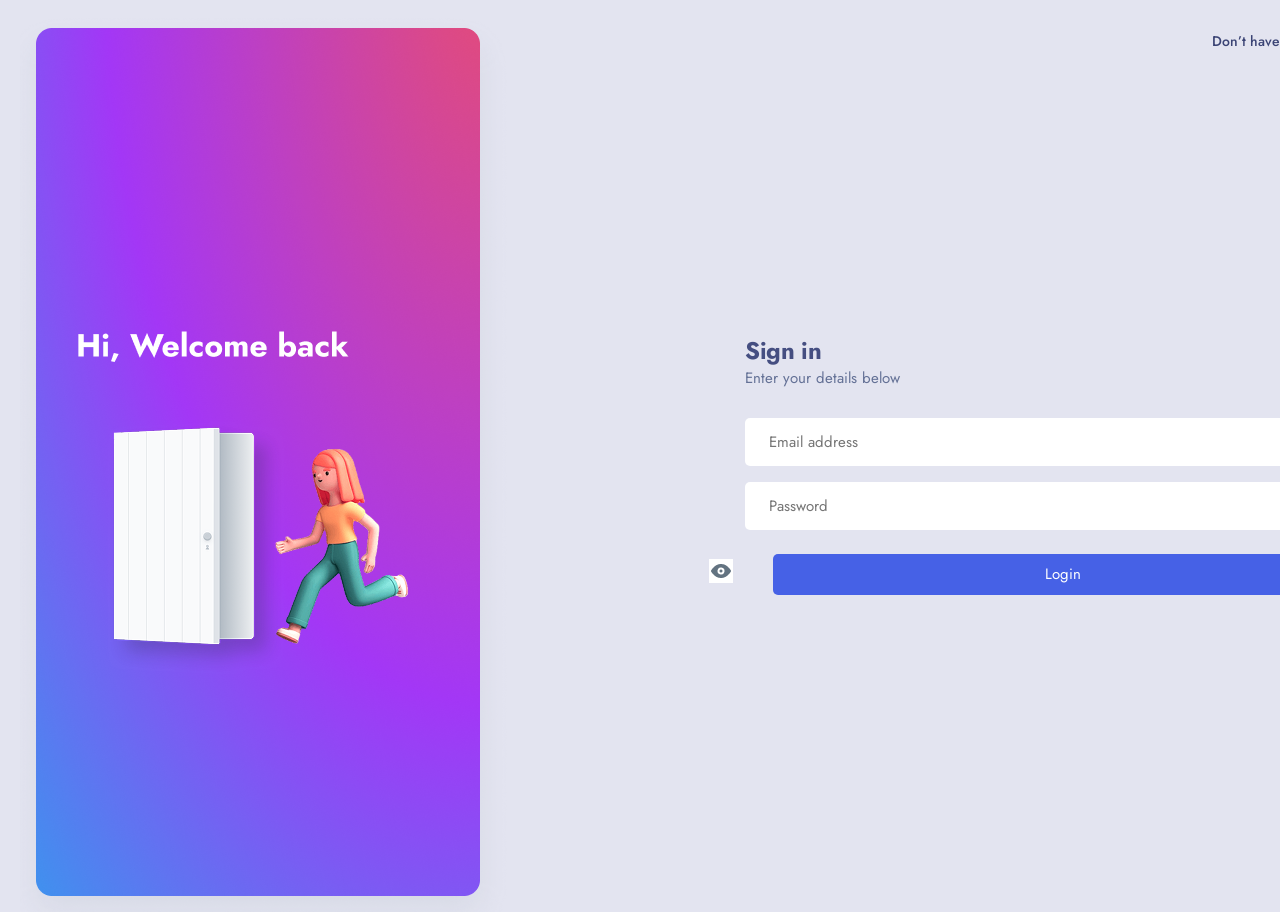
<file: index.html>
<!DOCTYPE html>
<html lang="en">
<head>
    <meta charset="UTF-8">
    <meta name="viewport" content="width=device-width, initial-scale=1.0">
    <title>Document</title>
    <link rel="preconnect" href="https://fonts.googleapis.com">
<link rel="preconnect" href="https://fonts.gstatic.com" crossorigin>
<link href="https://fonts.googleapis.com/css2?family=Average&family=Jost:ital,wght@0,100..900;1,100..900&display=swap" rel="stylesheet">
    <link rel="stylesheet" href="./main.css">
</head>
<body>
    <main>
        <section>
            <div class="container">
                <div class="hero-wrapper">
                    <img class="hero-img" src="./images/index-img.png" alt="">
                    <div class="hero-content">
                        <ul class="hero-item1">
                          <p class="hero-started">Don’t have an account?</p>
                          <a class="hero-starte"href="./pages/login.html">Get started</a>
                        </ul>
                        <h2 class="hero-title">Sign in</h2>
                        <p class="hero-text">Enter your details below</p>
                        <input class="hero-inp1"  type="email"  placeholder="Email address" >
                        <input class="hero-inp2" type="password" placeholder="Password">
                        <button class="hero-btn"></button>
                        <button class="hero-inp3" type="submit">Login</button>
                    </div>
                </div>
            </div>
        </section>
    </main>
</body>
</html>
</file>
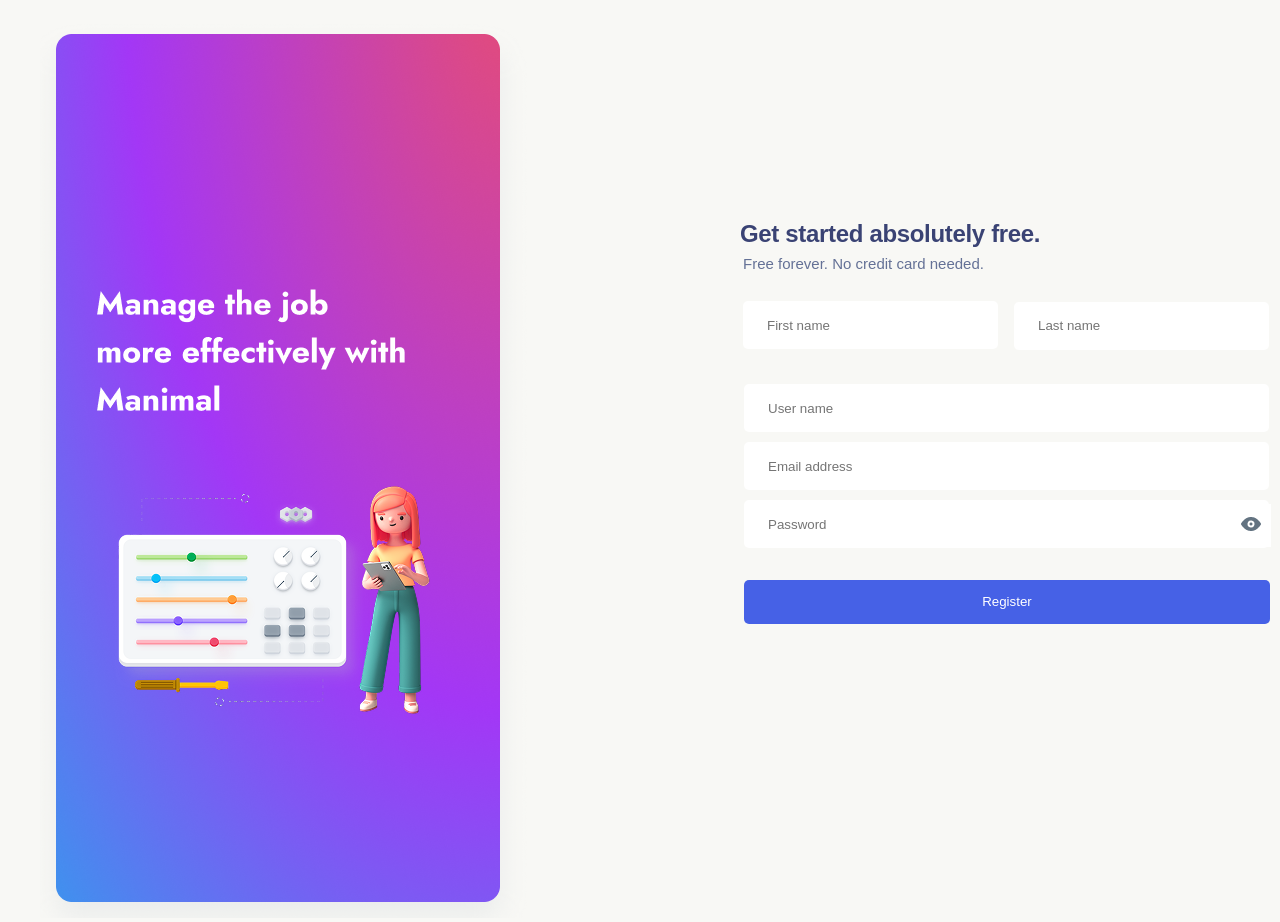
<file: pages/login.html>
<!DOCTYPE html>
<html lang="en">
<head>
    <meta charset="UTF-8">
    <meta name="viewport" content="width=device-width, initial-scale=1.0">
    <link rel="stylesheet" href="login.css">
    <title>Document</title>
</head>
<body>
    <div class="container">
        <ul class="hero-item3">
                          <p class="hero-startede">Already have an account? </p>
                          <a class="hero-startedee"href="./index.html">Login</a>
                        </ul>
        <div class="login">
            <img src="./img/login.png" alt="">
            <h2>Get started absolutely free. </h2>
            <p>Free forever. No credit card needed.</p>
        </div>

        <div class="login2">
            <input type="" placeholder="First name" class="login2-inp1">
        </div>
        <div class="login2-inp2">
            <input type="" placeholder="Last name" class="login2-inp2">
        </div>
        <div class="login3">
            <input type="" placeholder="User name" class="login3">
            <input type="text" placeholder="Email address" class="login3">
             <input type="password" placeholder="Password" class="login3">
             <button class="eye"><img src="./img/IconButton.png" alt=""></button>
             <button class="btn1" type="submit">Register</button>
        </div>
    </div>
</body>
</html>
</file>
<file: main.css>
*{
    box-sizing: border-box;
    margin: 0;
    padding: 0;

}

body{
    font-family: 'Roboto', 'Arial', sans-serif;
    background-color:  #e3e4f0;;
}

ul,ol{
    list-style: none;
}
a{
    text-decoration: none;
    display: block;
}

.container{
    max-width: 1500px;
    width: 100%;
    margin: 0 auto;
    padding: 0 20px;
}

.hero-wrapper{
    display: flex;
    align-items: center;
    
}

.hero-img{
    margin-top: 16px;
    margin-right: 237px;
}

.hero-started{
    
    font-family: Jost;
font-weight: 500;
font-size: 14px;
line-height: 22px;
letter-spacing: 0px;
text-align: right;
color: #3A4374;
}



.hero-starte{
   
    font-family: Jost;
font-weight: 500;
font-size: 14px;
line-height: 22px;
letter-spacing: 0px;
text-align: right;
color: #1c37d3;
}

.hero-item1{
    position: relative;
    left: 467px;
    top: -287px;
    display: flex;
    align-items: center;
    
}

.hero-title{
    font-family: Jost;
font-weight: 700;
font-size: 24px;
line-height: 100%;
letter-spacing: -0.33px;
color: #454e81;
}

.hero-text{
    margin-top: 8px;
    margin-bottom: 32px;
    font-family: Jost;
font-weight: 400;
font-size: 15px;
line-height: 100%;
letter-spacing: 0px;
color: #647196;
}

.hero-inp1{
    margin-bottom: 16px;
    border: none;
    border-radius: 5px;
    padding-top: 13px;
    padding-left: 24px;
    padding-right: 412px;
    padding-bottom: 13px;
    font-family: Jost;
font-weight: 400;
font-size: 15px;
line-height: 100%;
letter-spacing: 0px;
color: #3A4374;
}

.hero-inp2{
    border: none;
    border-radius: 5px;
    padding-top: 13px;
    padding-left: 24px;
    padding-right: 412px;
    padding-bottom: 13px;
    font-family: Jost;
font-weight: 400;
font-size: 15px;
line-height: 100%;
letter-spacing: 0px;
color: #3A4374;   
}


.hero-inp3{
    text-align: center;
    border: none;
    border-radius: 5px;
    padding-top: 13px;
    padding-left: 272px;
    padding-right: 272px;
    padding-bottom: 13px;
    margin-top: 24px;
    font-family: Jost;
font-weight: 400;
font-size: 15px;
line-height: 100%;
letter-spacing: 0px;
color: white;
background-color: #4661E6;
}


.hero-btn{
    position: relative;
    top: 4px;
    left: -36px;
    width: 24px;
    height: 24px;
     background-size: contain;
    background-repeat: no-repeat;
    background-image: url(./images/index-img2.png);
    border: none;
    background-color: white;
}
</file>
<file: pages/login.css>
* {
    margin: 0 auto;
    padding: 0;
    box-sizing: border-box;
}


body {
    font-family: Arial, Helvetica, sans-serif;
    color: #10233f;
    margin: 0 auto;
    background-color: #F8F8F5
}

.container {
  max-width: 1200px; 
  margin: 0 auto;    
  width: 100%;
}

.login h2{
    color: #3A4374;
    margin-left: 700px;
    margin-top: -700px;
    font-weight: 700;
    font-size: 24px;
    line-height: 100%;
    letter-spacing: -0.33px;

}

.login p{
    color: #647196;
     margin-left: 703px;
     margin-top: 10px;
     font-weight: 400;
     font-size: 15px;
     line-height: 100%;
     letter-spacing: 0px;

}

.login2 input{
    margin-left: 703px;
    margin-top: 30px;
    border: none;
    width: 255px;
    height: 48px;
    border-radius: 5px;
    opacity: 1;
}

.login2-inp1{
    padding-left: 24px;
}


.login2-inp2{    
    padding-left: 24px;
    margin-left: 475px;
    margin-top: -33px;
    border: none;
    width: 255px;
    height: 48px;
    border-radius: 5px;
    opacity: 1;
}

.login3{
   padding-left: 24px;
   margin-left: 340px;
   width: 525px;
   margin-top: 10px;
   height: 48px;
   border: none;
   border-radius: 5px;
   opacity: 1;
}

.eye{
    position: relative;
    top: -44px;
    left: 827px;
    background-color: white;
    border: none
}

.btn1{
    margin-left: 340px;
    width: 526px;
    height: 44px;
    opacity: 1;
    background-color: #4661E6;
    border: none;
    border-radius: 5px;
    margin-top: -50px;
    color: white;
    cursor: pointer;

}


.hero-startede{
    
    font-family: Jost;
font-weight: 500;
font-size: 14px;
line-height: 22px;
letter-spacing: 0px;
text-align: right;
color: #3A4374;
}



.hero-startedee{
   
    font-family: Jost;
font-weight: 500;
font-size: 14px;
line-height: 22px;
letter-spacing: 0px;
text-align: right;
color: #1c37d3;
}

.hero-item3{
    position: relative;
    left: 467px;
    top: -287px;
    display: flex;
    align-items: center;
    
}
</file>
